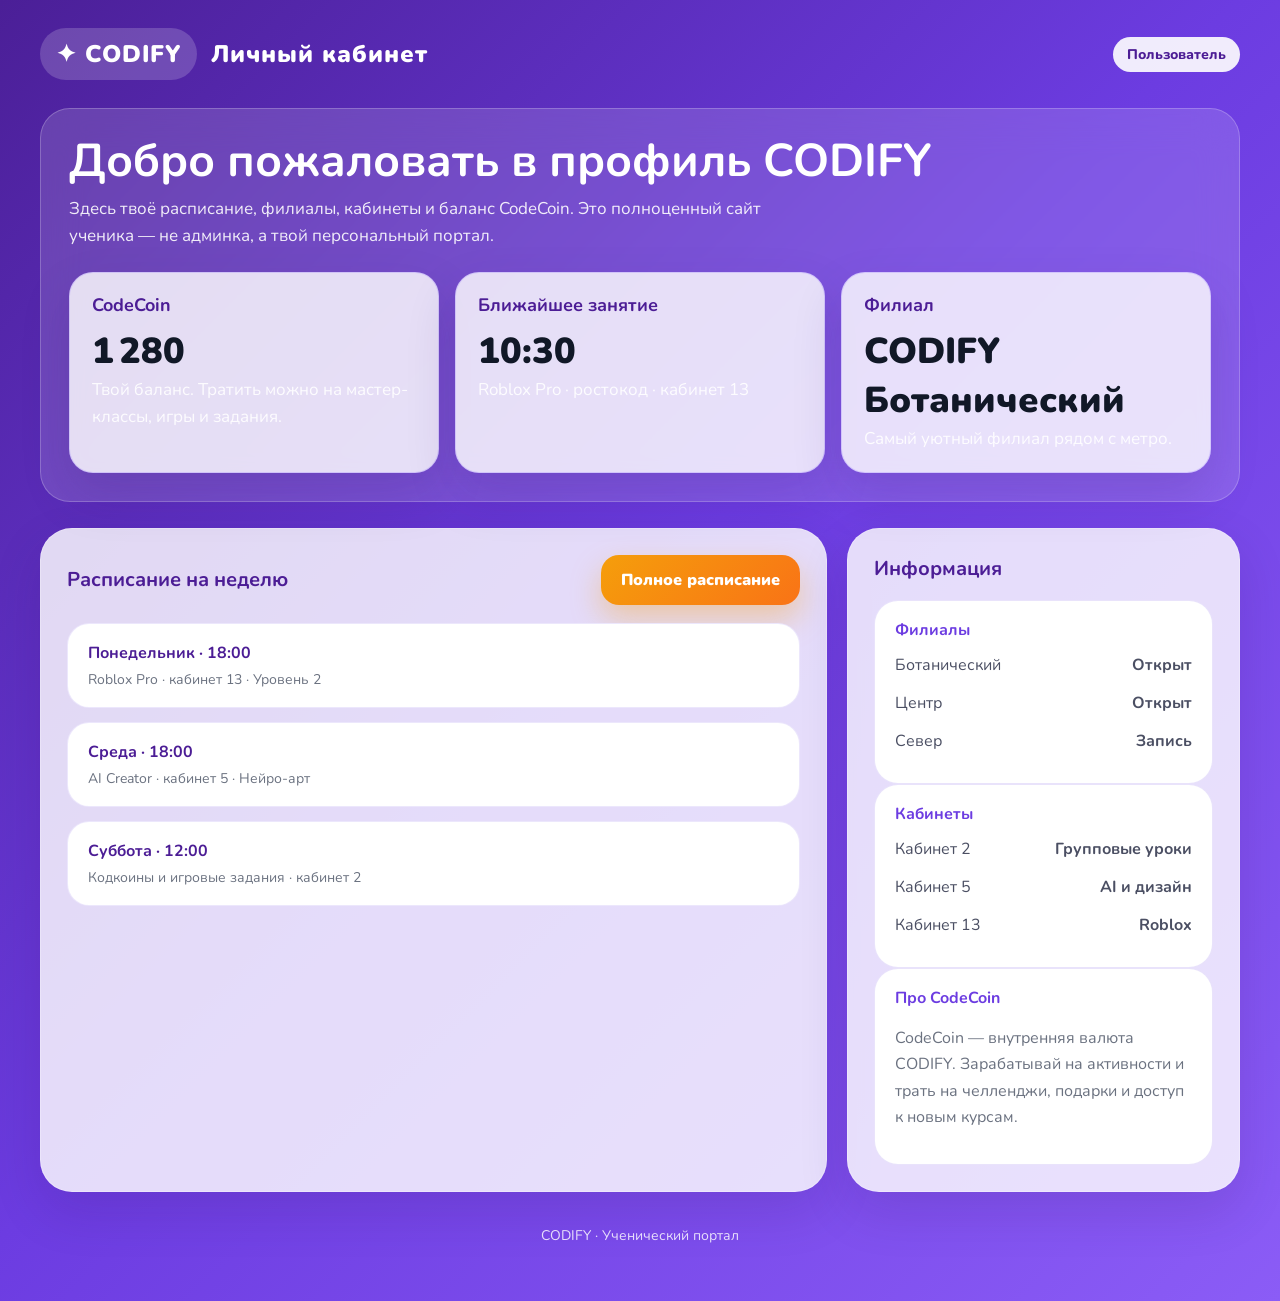
<file: Codify NPC/cabinet.html>
<!DOCTYPE html>
<html lang="ru">
<head>
  <meta charset="utf-8">
  <meta name="viewport" content="width=device-width, initial-scale=1.0">
  <title>CODIFY — Кабинет ученика</title>
  <link href="https://fonts.googleapis.com/css2?family=Nunito:wght@400;600;700;800;900&display=swap" rel="stylesheet">
  <style>
    :root {
      --purple: #6C3CE1;
      --purple-d: #4C1D95;
      --purple-l: #8B5CF6;
      --amber: #F59E0B;
      --ink: #1E1B4B;
      --gray: #6B7280;
      --layer: rgba(255,255,255,.82);
    }
    * { box-sizing: border-box; }
    body {
      margin: 0;
      min-height: 100vh;
      font-family: 'Nunito', sans-serif;
      background: linear-gradient(135deg, #4B1F97 0%, #6C3CE1 48%, #8B5CF6 100%);
      color: var(--ink);
    }
    .page {
      width: min(1200px, calc(100% - 32px));
      margin: 0 auto;
      padding: 28px 0 56px;
    }
    .header {
      display: flex;
      justify-content: space-between;
      gap: 18px;
      align-items: center;
      flex-wrap: wrap;
      margin-bottom: 28px;
    }
    .brand {
      display: flex;
      align-items: center;
      gap: 14px;
      color: #fff;
      font-size: 24px;
      font-weight: 900;
      letter-spacing: 1px;
    }
    .brand span { background: rgba(255,255,255,.18); padding: 10px 16px; border-radius: 999px; }
    .hero {
      background: rgba(255,255,255,.14);
      border: 1px solid rgba(255,255,255,.22);
      backdrop-filter: blur(20px);
      border-radius: 30px;
      padding: 28px;
      width: 100%;
    }
    .hero h1 {
      margin: 0 0 10px;
      font-size: clamp(32px, 4vw, 46px);
      line-height: 1.05;
      color: #fff;
    }
    .hero p {
      margin: 0;
      color: rgba(255,255,255,.9);
      font-size: 17px;
      max-width: 760px;
      line-height: 1.6;
    }
    .top-widgets {
      display: grid;
      grid-template-columns: repeat(3, minmax(180px, 1fr));
      gap: 16px;
      margin-top: 22px;
    }
    .widget {
      background: var(--layer);
      border-radius: 24px;
      padding: 20px 22px;
      border: 1px solid rgba(110, 75, 255, .18);
      box-shadow: 0 22px 50px rgba(51, 16, 92, .16);
    }
    .widget h2 {
      font-size: 18px;
      margin: 0 0 10px;
      color: var(--purple-d);
    }
    .widget .value {
      font-size: 36px;
      font-weight: 900;
      color: #111827;
    }
    .layout {
      display: grid;
      grid-template-columns: 2fr 1fr;
      gap: 20px;
      margin-top: 26px;
    }
    .panel {
      background: var(--layer);
      border-radius: 32px;
      padding: 26px;
      border: 1px solid rgba(255,255,255,.26);
      box-shadow: 0 20px 50px rgba(51, 16, 92, .14);
    }
    .panel h3 {
      margin: 0 0 16px;
      font-size: 20px;
      color: var(--purple-d);
    }
    .panel p { color: var(--gray); line-height: 1.65; }
    .card-grid {
      display: grid;
      grid-template-columns: repeat(2, minmax(0, 1fr));
      gap: 16px;
    }
    .info-card {
      background: #fff;
      border-radius: 24px;
      padding: 18px 20px;
      border: 1px solid rgba(99, 60, 225, .14);
    }
    .info-card h4 {
      margin: 0 0 10px;
      font-size: 16px;
      color: var(--purple);
    }
    .info-card ul {
      list-style: none;
      margin: 0;
      padding: 0;
      color: #4B4F63;
      line-height: 1.75;
    }
    .info-card li {
      margin-bottom: 10px;
      display: flex;
      justify-content: space-between;
      gap: 10px;
    }
    .badge {
      display: inline-flex;
      align-items: center;
      gap: 8px;
      background: rgba(255,255,255,.9);
      color: var(--purple-d);
      border-radius: 999px;
      padding: 8px 14px;
      font-weight: 800;
      font-size: 14px;
    }
    .cta {
      display: inline-flex;
      align-items: center;
      justify-content: center;
      gap: 10px;
      background: linear-gradient(135deg,#F59E0B,#F97316);
      color: #fff;
      text-decoration: none;
      border-radius: 18px;
      padding: 14px 20px;
      font-weight: 900;
      box-shadow: 0 14px 30px rgba(245, 158, 11, .35);
    }
    .section-title {
      display: flex;
      justify-content: space-between;
      align-items: center;
      gap: 14px;
      margin-bottom: 18px;
    }
    .section-title h3 { margin: 0; }
    .schedule {
      display: grid;
      gap: 14px;
    }
    .lesson {
      background: #fff;
      border-radius: 22px;
      padding: 18px 20px;
      border: 1px solid rgba(99, 60, 225, .12);
    }
    .lesson strong {
      display: block;
      font-size: 16px;
      margin-bottom: 6px;
      color: var(--purple-d);
    }
    .lesson span {
      display: block;
      font-size: 14px;
      color: var(--gray);
    }
    .brand-footer {
      margin-top: 34px;
      font-size: 14px;
      color: rgba(255,255,255,.82);
      text-align: center;
    }
    @media (max-width: 960px) {
      .layout { grid-template-columns: 1fr; }
      .card-grid { grid-template-columns: 1fr; }
      .top-widgets { grid-template-columns: 1fr; }
    }
  </style>
</head>
<body>
  <main class="page">
    <header class="header">
      <div class="brand"><span>✦ CODIFY</span> Личный кабинет</div>
      <div class="badge">Пользователь</div>
    </header>

    <section class="hero">
      <h1>Добро пожаловать в профиль CODIFY</h1>
      <p>Здесь твоё расписание, филиалы, кабинеты и баланс CodeCoin. Это полноценный сайт ученика — не админка, а твой персональный портал.</p>
      <div class="top-widgets">
        <div class="widget">
          <h2>CodeCoin</h2>
          <div class="value">1 280</div>
          <p>Твой баланс. Тратить можно на мастер-классы, игры и задания.</p>
        </div>
        <div class="widget">
          <h2>Ближайшее занятие</h2>
          <div class="value">10:30</div>
          <p>Roblox Pro · ростокод · кабинет 13</p>
        </div>
        <div class="widget">
          <h2>Филиал</h2>
          <div class="value">CODIFY Ботанический</div>
          <p>Самый уютный филиал рядом с метро.</p>
        </div>
      </div>
    </section>

    <div class="layout">
      <section class="panel">
        <div class="section-title">
          <h3>Расписание на неделю</h3>
          <a class="cta" href="#">Полное расписание</a>
        </div>
        <div class="schedule">
          <article class="lesson">
            <strong>Понедельник · 18:00</strong>
            <span>Roblox Pro · кабинет 13 · Уровень 2</span>
          </article>
          <article class="lesson">
            <strong>Среда · 18:00</strong>
            <span>AI Creator · кабинет 5 · Нейро‑арт</span>
          </article>
          <article class="lesson">
            <strong>Суббота · 12:00</strong>
            <span>Кодкоины и игровые задания · кабинет 2</span>
          </article>
        </div>
      </section>

      <aside class="panel">
        <div class="section-title">
          <h3>Информация</h3>
        </div>
        <div class="info-card">
          <h4>Филиалы</h4>
          <ul>
            <li><span>Ботанический</span><strong>Открыт</strong></li>
            <li><span>Центр</span><strong>Открыт</strong></li>
            <li><span>Север</span><strong>Запись</strong></li>
          </ul>
        </div>
        <div class="info-card">
          <h4>Кабинеты</h4>
          <ul>
            <li><span>Кабинет 2</span><strong>Групповые уроки</strong></li>
            <li><span>Кабинет 5</span><strong>AI и дизайн</strong></li>
            <li><span>Кабинет 13</span><strong>Roblox</strong></li>
          </ul>
        </div>
        <div class="info-card">
          <h4>Про CodeCoin</h4>
          <p>CodeCoin — внутренняя валюта CODIFY. Зарабатывай на активности и трать на челленджи, подарки и доступ к новым курсам.</p>
        </div>
      </aside>
    </div>

    <div class="brand-footer">CODIFY · Ученический портал</div>
  </main>
</body>
</html>
</file>
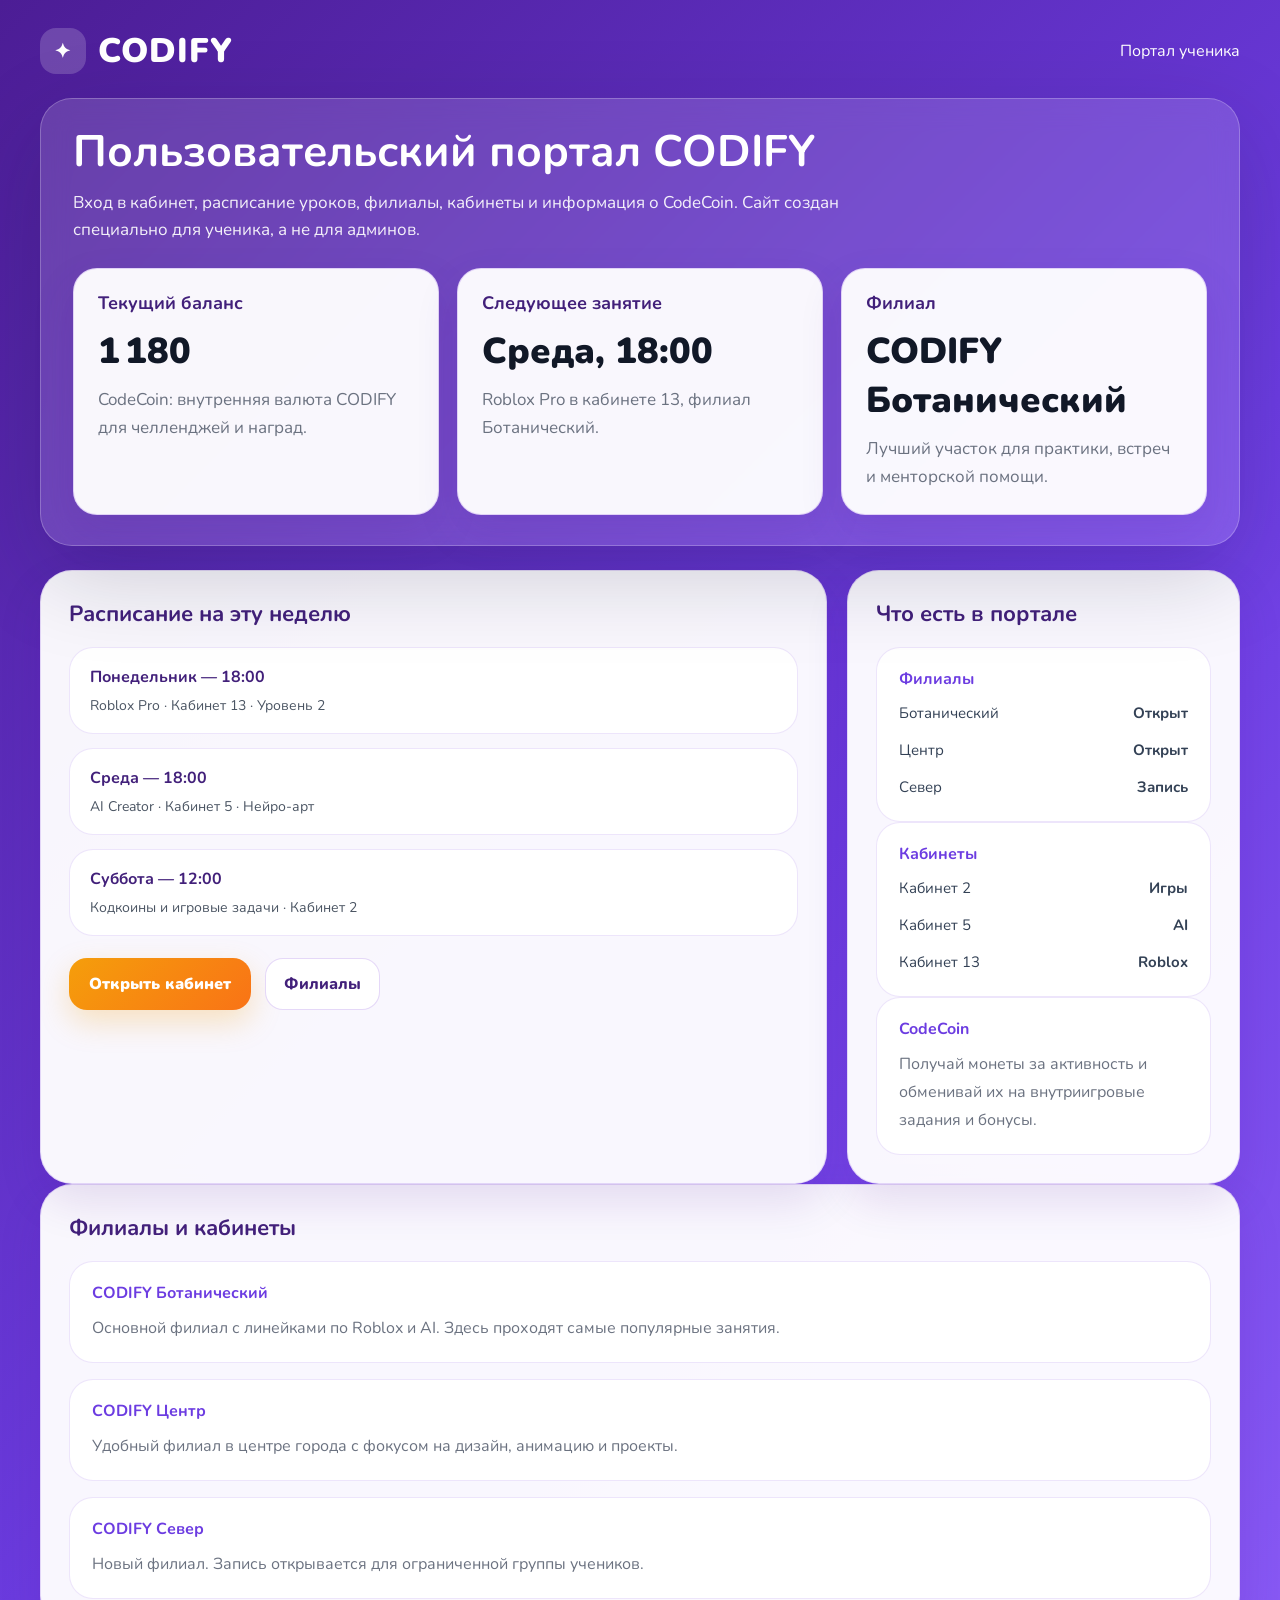
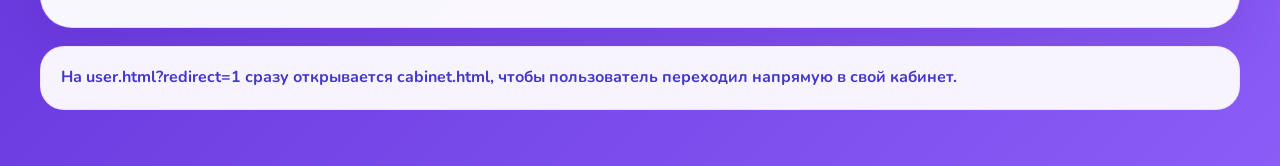
<file: Codify NPC/user.html>
﻿<!DOCTYPE html>
<html lang="ru">
<head>
  <meta charset="utf-8">
  <meta name="viewport" content="width=device-width, initial-scale=1.0">
  <title>CODIFY — Пользовательский портал</title>
  <link href="https://fonts.googleapis.com/css2?family=Nunito:wght@400;600;700;800;900&display=swap" rel="stylesheet">
  <style>
    :root {
      --purple: #6C3CE1;
      --purple-d: #42207A;
      --amber: #F59E0B;
      --ink: #111827;
      --gray: #6B7280;
      --bg: #F8F3FF;
      --panel: rgba(255,255,255,.96);
    }
    * { box-sizing: border-box; }
    body {
      margin: 0;
      min-height: 100vh;
      font-family: 'Nunito', sans-serif;
      background: linear-gradient(135deg, #4C1D95 0%, #6C3CE1 55%, #8B5CF6 100%);
      color: var(--ink);
    }
    .page {
      width: min(1200px, calc(100% - 32px));
      margin: 0 auto;
      padding: 28px 0 56px;
    }
    .header {
      display: flex;
      justify-content: space-between;
      align-items: center;
      gap: 18px;
      flex-wrap: wrap;
      margin-bottom: 24px;
      color: #fff;
    }
    .brand {
      display: flex;
      align-items: center;
      gap: 12px;
      font-size: clamp(26px, 3vw, 34px);
      font-weight: 900;
      letter-spacing: 1px;
    }
    .brand span {
      display: inline-flex;
      align-items: center;
      justify-content: center;
      width: 46px;
      height: 46px;
      border-radius: 16px;
      background: rgba(255,255,255,.18);
      font-size: 20px;
    }
    .intro {
      background: rgba(255,255,255,.14);
      border: 1px solid rgba(255,255,255,.24);
      border-radius: 32px;
      padding: 30px 32px;
      backdrop-filter: blur(14px);
      box-shadow: 0 30px 90px rgba(17, 24, 39, .18);
      margin-bottom: 24px;
    }
    .intro h1 {
      margin: 0 0 14px;
      font-size: clamp(32px, 4vw, 44px);
      line-height: 1.05;
      color: #fff;
    }
    .intro p {
      margin: 0;
      color: rgba(255,255,255,.92);
      font-size: 17px;
      max-width: 780px;
      line-height: 1.6;
    }
    .hero-grid {
      display: grid;
      grid-template-columns: repeat(3, minmax(0, 1fr));
      gap: 18px;
      margin-top: 24px;
    }
    .hero-card {
      background: var(--panel);
      border-radius: 24px;
      padding: 22px 24px;
      border: 1px solid rgba(109, 40, 217, .18);
      box-shadow: 0 18px 44px rgba(74, 20, 140, .12);
    }
    .hero-card h2 {
      margin: 0 0 12px;
      font-size: 18px;
      color: var(--purple-d);
    }
    .hero-card .metric {
      font-size: 36px;
      font-weight: 900;
      color: #111827;
      margin-bottom: 10px;
    }
    .hero-card p {
      margin: 0;
      color: var(--gray);
      line-height: 1.7;
    }
    .main {
      display: grid;
      grid-template-columns: 2fr 1fr;
      gap: 20px;
    }
    .panel {
      background: var(--panel);
      border-radius: 32px;
      padding: 28px;
      border: 1px solid rgba(109, 40, 217, .16);
      box-shadow: 0 18px 44px rgba(74, 20, 140, .12);
    }
    .panel h3 {
      margin: 0 0 18px;
      font-size: 22px;
      color: var(--purple-d);
    }
    .panel p {
      color: var(--gray);
      line-height: 1.75;
      margin: 0;
    }
    .grid-cols {
      display: grid;
      gap: 16px;
    }
    .info-card {
      background: #fff;
      border-radius: 24px;
      padding: 20px 22px;
      border: 1px solid rgba(109, 40, 217, .12);
    }
    .info-card h4 {
      margin: 0 0 10px;
      font-size: 16px;
      color: var(--purple);
    }
    .info-card ul {
      margin: 0;
      padding: 0;
      list-style: none;
      color: #334155;
      font-size: 15px;
      line-height: 1.8;
    }
    .info-card li {
      display: flex;
      justify-content: space-between;
      gap: 12px;
      margin-bottom: 10px;
    }
    .info-card li:last-child { margin-bottom: 0; }
    .cta {
      display: inline-flex;
      align-items: center;
      justify-content: center;
      padding: 14px 20px;
      border-radius: 18px;
      color: #fff;
      background: linear-gradient(135deg,#F59E0B,#F97316);
      text-decoration: none;
      font-weight: 900;
      box-shadow: 0 12px 30px rgba(245, 158, 11, .25);
      transition: transform .15s;
    }
    .cta:hover { transform: translateY(-2px); }
    .schedule {
      display: grid;
      gap: 14px;
    }
    .lesson {
      display: grid;
      gap: 8px;
      padding: 18px 20px;
      border-radius: 24px;
      background: #fff;
      border: 1px solid rgba(109, 40, 217, .12);
    }
    .lesson strong {
      font-size: 16px;
      color: var(--purple-d);
      display: block;
    }
    .lesson span {
      color: #4B5563;
      font-size: 14px;
    }
    .note {
      margin-top: 18px;
      padding: 18px 20px;
      border-radius: 24px;
      background: #F7F3FF;
      border: 1px solid rgba(109, 40, 217, .08);
      color: #4338CA;
      font-weight: 700;
      line-height: 1.6;
    }
    .button-row {
      display: flex;
      flex-wrap: wrap;
      gap: 14px;
      margin-top: 22px;
    }
    .button-row .cta-secondary {
      padding: 14px 18px;
      border-radius: 18px;
      border: 1px solid rgba(109, 40, 217, .18);
      background: #fff;
      color: var(--purple-d);
      text-decoration: none;
      font-weight: 800;
    }
    @media (max-width: 960px) {
      .main { grid-template-columns: 1fr; }
      .hero-grid { grid-template-columns: 1fr; }
      .header { justify-content: center; text-align: center; }
    }
  </style>
</head>
<body>
  <main class="page">
    <header class="header">
      <div class="brand"><span>✦</span> CODIFY</div>
      <div>Портал ученика</div>
    </header>

    <section class="intro">
      <h1>Пользовательский портал CODIFY</h1>
      <p>Вход в кабинет, расписание уроков, филиалы, кабинеты и информация о CodeCoin. Сайт создан специально для ученика, а не для админов.</p>
      <div class="hero-grid">
        <div class="hero-card">
          <h2>Текущий баланс</h2>
          <div class="metric">1 180</div>
          <p>CodeCoin: внутренняя валюта CODIFY для челленджей и наград.</p>
        </div>
        <div class="hero-card">
          <h2>Следующее занятие</h2>
          <div class="metric">Среда, 18:00</div>
          <p>Roblox Pro в кабинете 13, филиал Ботанический.</p>
        </div>
        <div class="hero-card">
          <h2>Филиал</h2>
          <div class="metric">CODIFY Ботанический</div>
          <p>Лучший участок для практики, встреч и менторской помощи.</p>
        </div>
      </div>
    </section>

    <div class="main">
      <section class="panel">
        <div class="section-title">
          <h3>Расписание на эту неделю</h3>
        </div>
        <div class="schedule">
          <article class="lesson">
            <strong>Понедельник — 18:00</strong>
            <span>Roblox Pro · Кабинет 13 · Уровень 2</span>
          </article>
          <article class="lesson">
            <strong>Среда — 18:00</strong>
            <span>AI Creator · Кабинет 5 · Нейро‑арт</span>
          </article>
          <article class="lesson">
            <strong>Суббота — 12:00</strong>
            <span>Кодкоины и игровые задачи · Кабинет 2</span>
          </article>
        </div>
        <div class="button-row">
          <a class="cta" href="cabinet.html">Открыть кабинет</a>
          <a class="cta-secondary" href="#branches">Филиалы</a>
        </div>
      </section>

      <aside class="panel">
        <div class="section-title">
          <h3>Что есть в портале</h3>
        </div>
        <div class="info-card">
          <h4>Филиалы</h4>
          <ul>
            <li><span>Ботанический</span><strong>Открыт</strong></li>
            <li><span>Центр</span><strong>Открыт</strong></li>
            <li><span>Север</span><strong>Запись</strong></li>
          </ul>
        </div>
        <div class="info-card">
          <h4>Кабинеты</h4>
          <ul>
            <li><span>Кабинет 2</span><strong>Игры</strong></li>
            <li><span>Кабинет 5</span><strong>AI</strong></li>
            <li><span>Кабинет 13</span><strong>Roblox</strong></li>
          </ul>
        </div>
        <div class="info-card">
          <h4>CodeCoin</h4>
          <p>Получай монеты за активность и обменивай их на внутриигровые задания и бонусы.</p>
        </div>
      </aside>
    </div>

    <section class="panel" id="branches">
      <div class="section-title">
        <h3>Филиалы и кабинеты</h3>
      </div>
      <div class="grid-cols">
        <div class="info-card">
          <h4>CODIFY Ботанический</h4>
          <p>Основной филиал с линейками по Roblox и AI. Здесь проходят самые популярные занятия.</p>
        </div>
        <div class="info-card">
          <h4>CODIFY Центр</h4>
          <p>Удобный филиал в центре города с фокусом на дизайн, анимацию и проекты.</p>
        </div>
        <div class="info-card">
          <h4>CODIFY Север</h4>
          <p>Новый филиал. Запись открывается для ограниченной группы учеников.</p>
        </div>
      </div>
    </section>

    <section class="note">
      На user.html?redirect=1 сразу открывается cabinet.html, чтобы пользователь переходил напрямую в свой кабинет.
    </section>
  </main>

  <script>
    const params = new URLSearchParams(window.location.search);
    if (params.get('redirect') === '1') {
      window.location.replace('cabinet.html');
    }
  </script>
</body>
</html>
</file>
